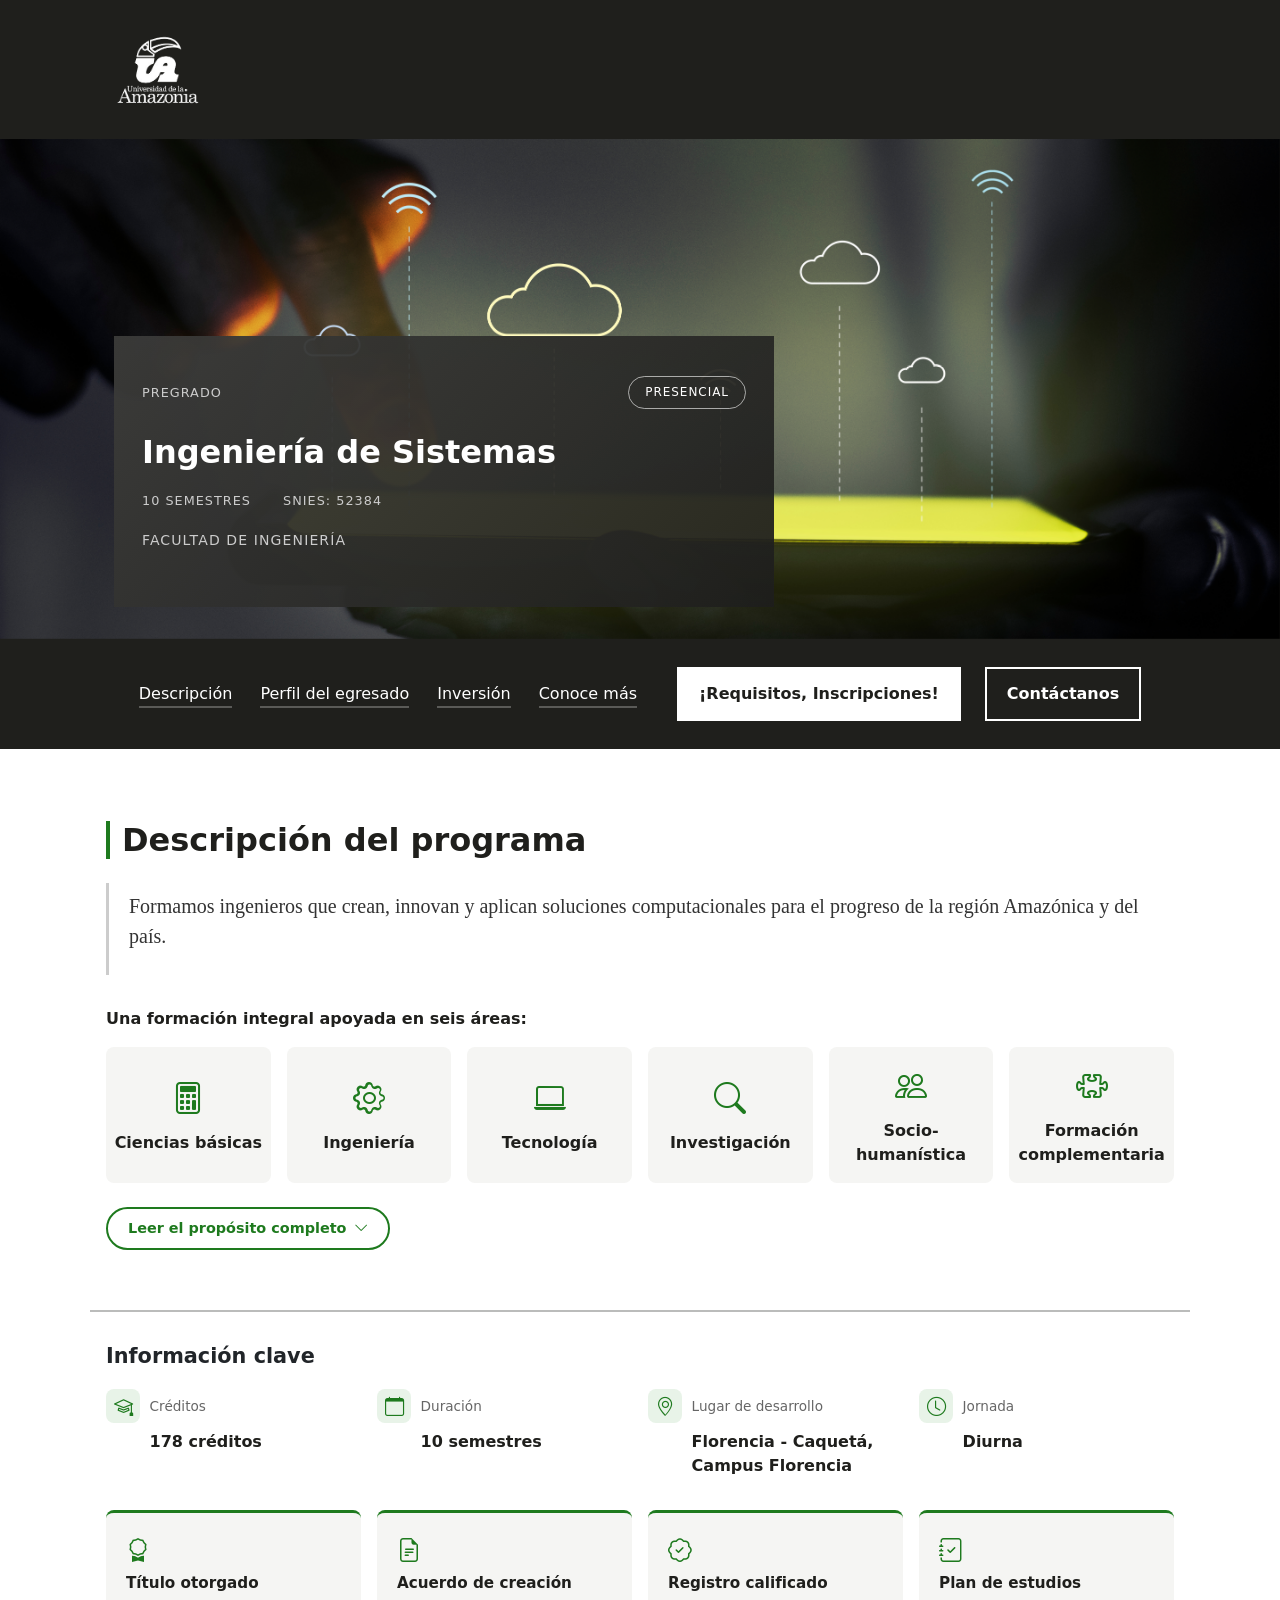
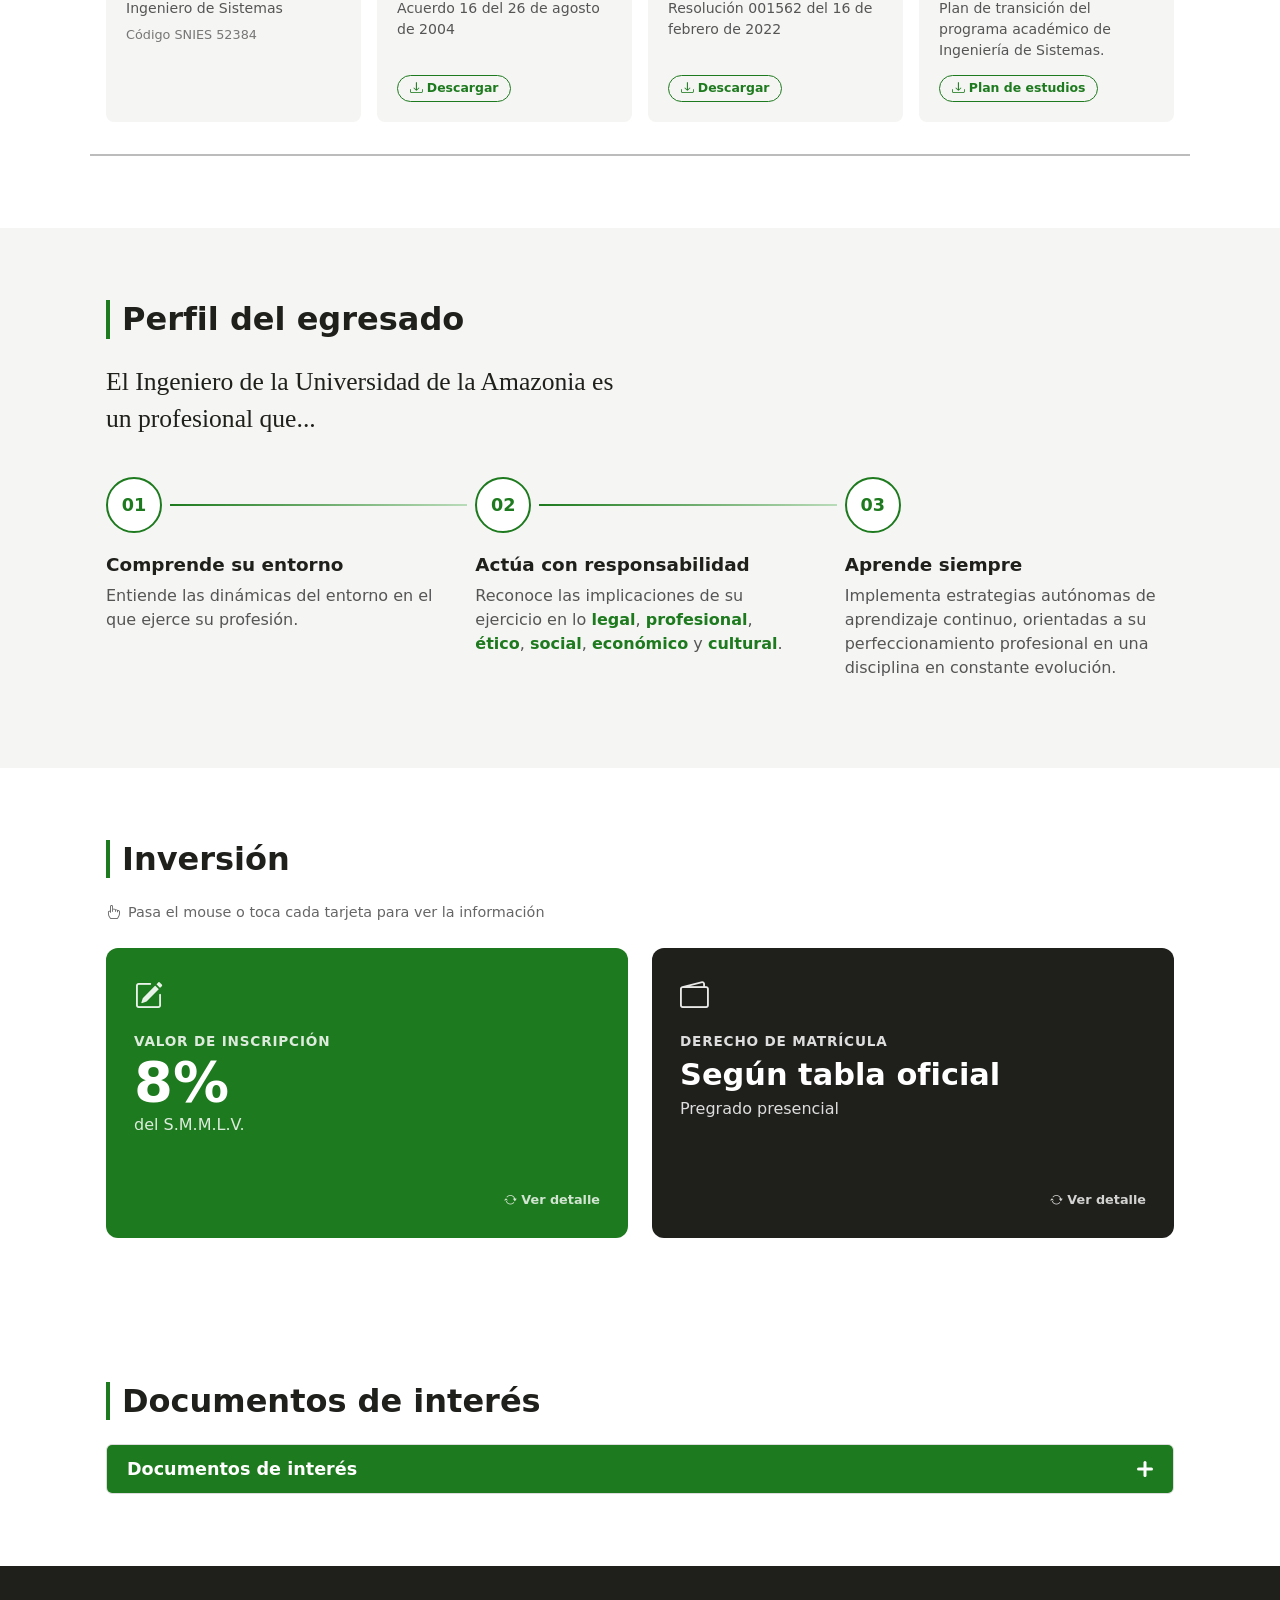
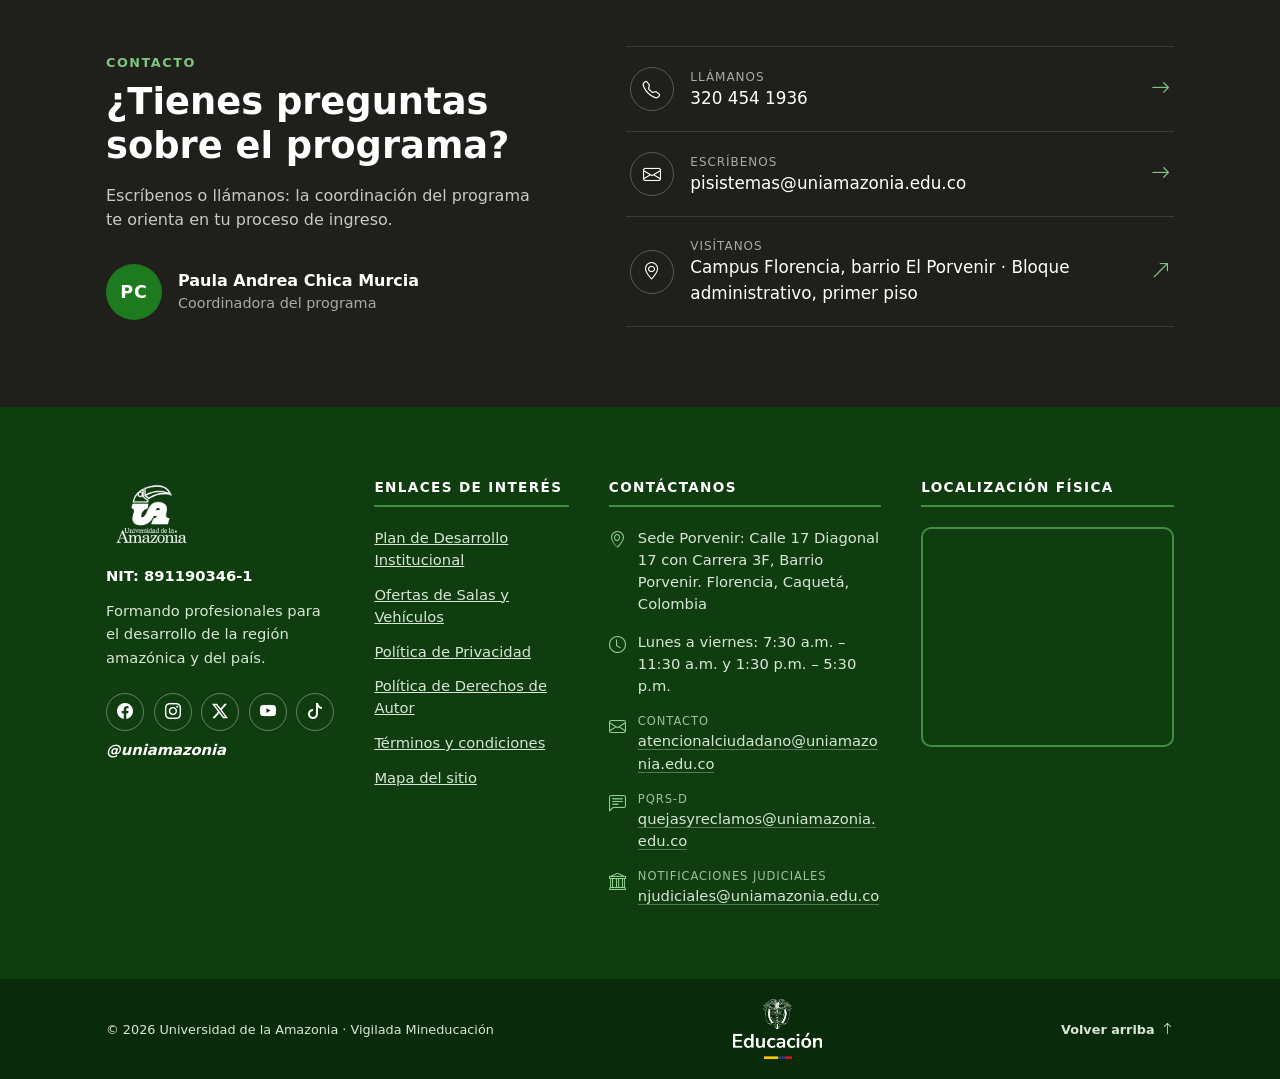
<file: index.html>
<!doctype html>
<html lang="es">
  <head>
    <meta charset="UTF-8" />
    <meta name="viewport" content="width=device-width, initial-scale=1.0" />
    <title>Ingeniería de Sistemas | Universidad de la Amazonia</title>
    <link
      href="https://cdn.jsdelivr.net/npm/bootstrap@5.3.8/dist/css/bootstrap.min.css"
      rel="stylesheet"
      integrity="sha384-sRIl4kxILFvY47J16cr9ZwB07vP4J8+LH7qKQnuqkuIAvNWLzeN8tE5YBujZqJLB"
      crossorigin="anonymous"
    />
   <link
  rel="stylesheet"
  href="https://cdn.jsdelivr.net/npm/bootstrap-icons@1.13.1/font/bootstrap-icons.min.css"
  integrity="sha384-CK2SzKma4jA5H/MXDUU7i1TqZlCFaD4T01vtyDFvPlD97JQyS+IsSh1nI2EFbpyk"
  crossorigin="anonymous"
/>

    <link rel="stylesheet" href="css/styles.css" />
  </head>
  <body>
    <header>
      <div class="contenedor encabezado-interno">
        <a
          href="https://www.uniamazonia.edu.co/inicio/index.php/es/"
          class="encabezado-logo"
        >
          <img
            src="img/Logo_universidad.png"
            alt="Universidad de la Amazonia"
            class="encabezado-img"
          />
        </a>
      </div>
    </header>

    <section class="banner" aria-labelledby="titulo-program">
      <div
        id="carruselBanner"
        class="carousel slide carousel-fade banner-carrusel"
        data-bs-ride="carousel"
        data-bs-interval="3000"
      >
        <div class="carousel-inner">
          <div class="carousel-item active">
            <picture class="banner-foto">
              <source
                media="(min-width: 1024px)"
                srcset="img/banner_computador_2.jpg"
              />
              <img src="img/banner_1si.jpg" alt="Persona con computador" />
            </picture>
          </div>

          <div class="carousel-item">
            <picture class="banner-foto">
              <source
                media="(min-width: 1024px)"
                srcset="img/n.jpg"
              />
              <img src="img/banner_2si.png" alt="Mujer con computador" />
            </picture>
          </div>

          <div class="carousel-item">
            <picture class="banner-foto">
              <source
                media="(min-width: 1024px)"
                srcset="img/banner_computador1.jpg"
              />
              <img src="img/banner_3si.jpg" alt="Hombre con computador" />
            </picture>
          </div>
        </div>
      </div>

      <div class="contenedor banner-contenido">
        <article class="banner-tarjeta">
          <div class="banner-cabecera">
            <span class="banner-nivel">Pregrado</span>
            <span class="banner-modalidad">Presencial </span>
          </div>

          <h1 class="banner-titulo" id="titulo-program">
            Ingeniería de Sistemas
          </h1>

          <ul class="banner-datos">
            <li>10 semestres</li>
            <li>SNIES: 52384</li>
          </ul>

          <p class="banner-facultad">Facultad de Ingeniería</p>
        </article>
      </div>
    </section>

    <nav class="subnav" aria-label="Secciones del Programa">
      <div class="contenedor">
        <button
          class="subnav-toggle"
          type="button"
          data-bs-toggle="collapse"
          data-bs-target="#subnavMenu"
          aria-expanded="false"
          aria-controls="subnavMenu"
        >
          <span class="texto-abrir">Ver todo</span>
          <span class="texto-cerrar">Ocultar todo</span>
          <i class="bi bi-chevron-down subnav-flecha" aria-hidden="true"></i>
        </button>

        <!-- Lo que se despliega -->
        <div class="collapse subnav-menu" id="subnavMenu">
          <ul class="subnav-lista">
            <li>
              <a href="#descripcion" class="subnav-enlace">Descripción</a>
            </li>
            <li>
              <a href="#perfil" class="subnav-enlace">Perfil del egresado</a>
            </li>
            <li>
              <a href="#inversion" class="subnav-enlace"
                >Inversión</a
              >
            </li>
            <li>
              <a href="#mas-informacion" class="subnav-enlace">Conoce más</a>
            </li>
          </ul>

          <div class="subnav-acciones">
            <a
              href="https://www.uniamazonia.edu.co/inicio/index.php/es/la-universidad/dependencias/departamentos/direccion-de-admision-registro-y-control-academico/228-aspirantes.html"
              class="subnav-boton subnav-boton-principal"
              >¡Requisitos, Inscripciones!</a
            >
            <a href="#contacto" class="subnav-boton subnav-boton-secundario"
              >Contáctanos</a
            >
          </div>
        </div>
      </div>
    </nav>

    <main>
      <section
        id="descripcion"
        class="seccion"
        aria-labelledby="titulo-descripcion"
      >
        <div class="contenedor">
          <h2 id="titulo-descripcion" class="seccion-titulo">
            Descripción del programa
          </h2>

          <blockquote class="cita">
            <p>
              Formamos ingenieros que crean, innovan y aplican soluciones
              computacionales para el progreso de la región Amazónica y del
              país.
            </p>
          </blockquote>

          <p class="pilares-intro">
            Una formación integral apoyada en seis áreas:
          </p>

          <ul class="pilares">
            <li class="pilar">
              <i class="bi bi-calculator" aria-hidden="true"></i> Ciencias
              básicas
            </li>
            <li class="pilar">
              <i class="bi bi-gear" aria-hidden="true"></i> Ingeniería
            </li>
            <li class="pilar">
              <i class="bi bi-laptop" aria-hidden="true"></i> Tecnología
            </li>
            <li class="pilar">
              <i class="bi bi-search" aria-hidden="true"></i> Investigación
            </li>
            <li class="pilar">
              <i class="bi bi-people" aria-hidden="true"></i> Socio-humanística
            </li>
            <li class="pilar">
              <i class="bi bi-puzzle" aria-hidden="true"></i> Formación
              complementaria
            </li>
          </ul>

         
          <button
            class="leer-mas"
            type="button"
            data-bs-toggle="collapse"
            data-bs-target="#propositoCompleto"
            aria-expanded="false"
            aria-controls="propositoCompleto"
          >
            <span class="texto-abrir">Leer el propósito completo</span>
            <span class="texto-cerrar">Leer menos</span>
            <i
              class="bi bi-chevron-down leer-mas-flecha"
              aria-hidden="true"
            ></i>
          </button>

          <div class="collapse" id="propositoCompleto">
            <div class="descripcion-texto">
              <p>
                El Programa Ingeniería de Sistemas de la Universidad de la
                Amazonia tiene como principal propósito desarrollar procesos de
                <strong>formación integral</strong> de profesionales de la
                Ingeniería de Sistemas, mediante un currículo que aborda los
                conocimientos propios de las ciencias básicas, la ingeniería, el
                campo tecnológico, investigativo, socio-humanista y de formación
                complementaria.
              </p>
              <p>
                Esto le permitirá al egresado interactuar con su entorno e
                incidir positivamente en él, mediante la
                <strong>creación, innovación y aplicación</strong> de soluciones
                computacionales soportadas en las Tecnologías de la Información
                y la Comunicación, que contribuyan al fortalecimiento y progreso
                económico, social, tecnológico y sustentable de la
                <strong>región Amazónica y el país.</strong>
              </p>
            </div>
          </div>
        </div>

        <div class="contenedor info-clave">
          <h3 class="subtitulo">Información clave</h3>

          <!-- Los 4 datos (Grid) -->
          <dl class="clave">
            <div class="clave-item">
              <dt>
                <i class="bi bi-mortarboard" aria-hidden="true"></i> Créditos
              </dt>
              <dd>178 créditos</dd>
            </div>

            <div class="clave-item">
              <dt>
                <i class="bi bi-calendar" aria-hidden="true"></i> Duración
              </dt>
              <dd>10 semestres</dd>
            </div>

            <div class="clave-item">
              <dt>
                <i class="bi bi-geo-alt" aria-hidden="true"></i> Lugar de
                desarrollo
              </dt>
              <dd>Florencia - Caquetá, Campus Florencia</dd>
            </div>

            <div class="clave-item">
              <dt><i class="bi bi-clock" aria-hidden="true"></i> Jornada</dt>
              <dd>Diurna</dd>
            </div>
          </dl>
        

          
          <div class="legal">
            <article class="legal-caja">
              <i class="bi bi-award legal-icono" aria-hidden="true"></i>
              <h4>Título otorgado</h4>
              <p>Ingeniero de Sistemas</p>
              <p class="legal-nota">Código SNIES 52384</p>
            </article>

            <article class="legal-caja">
              <i
                class="bi bi-file-earmark-text legal-icono"
                aria-hidden="true"
              ></i>
              <h4>Acuerdo de creación</h4>
              <p>Acuerdo 16 del 26 de agosto de 2004</p>
              <a
                href="https://www.uniamazonia.edu.co/documentos/docs/Consejo%20Superior/Acuerdos/2004/Acuerdo%20016%20-%20Por%20el%20cual%20se%20autoriza%20la%20creacion%20del%20programa%20academico%20de%20Ingenieria%20de%20Sistemas.pdf"
                target="_blank"
                rel="noopener"
                class="clave-descarga"
              >
                <i class="bi bi-download" aria-hidden="true"></i> Descargar
              </a>
            </article>

            <article class="legal-caja">
              <i class="bi bi-patch-check legal-icono" aria-hidden="true"></i>
              <h4>Registro calificado</h4>
              <p>Resolución 001562 del 16 de febrero de 2022</p>
              <a
                href="https://www.uniamazonia.edu.co/documentos/docs/Programas%20Academicos/Ingenieria%20de%20Sistemas/Resolucion%201562%20-%20Registro%20Calificado.pdf"
                target="_blank"
                rel="noopener"
                class="clave-descarga"
              >
                <i class="bi bi-download" aria-hidden="true"></i> Descargar
              </a>
            </article>

            <article class="legal-caja">
              <i class="bi bi-journal-check legal-icono" aria-hidden="true"></i>
              <h4>Plan de estudios</h4>
              <p>
                Plan de transición del programa académico de Ingeniería de
                Sistemas.
              </p>
              <div class="legal-botones">
                <a
                  href="https://www.uniamazonia.edu.co/documentos/docs/Consejo%20Academico/Acuerdos/2020/Acuerdo%2044%20Plan%20de%20Estudios%20de%20Ingenieria%20de%20Sistemas.pdf"
                   target="_blank"
                   rel="noopener"
                  class="clave-descarga"
                >
                  <i class="bi bi-download" aria-hidden="true"></i> Plan de
                  estudios
                </a>
              </div>
            </article>
          </div>
        </div>
      </section>

      <section
        id="perfil"
        class="seccion seccion-gris"
        aria-labelledby="titulo-perfil"
      >
        <div class="contenedor">
          <h2 id="titulo-perfil" class="seccion-titulo">Perfil del egresado</h2>

          <p class="perfil-frase">
            El Ingeniero de la Universidad de la Amazonia es un profesional
            que...
          </p>

          <ol class="recorrido">
            <li class="paso">
              <span class="paso-numero">01</span>
              <div class="paso-texto">
                <h3>Comprende su entorno</h3>
                <p>
                  Entiende las dinámicas del entorno en el que ejerce su
                  profesión.
                </p>
              </div>
            </li>

            <li class="paso">
              <span class="paso-numero">02</span>
              <div class="paso-texto">
                <h3>Actúa con responsabilidad</h3>
                <p>
                  Reconoce las implicaciones de su ejercicio en lo
                  <strong>legal</strong>, <strong>profesional</strong>,
                  <strong>ético</strong>, <strong>social</strong>,
                  <strong>económico</strong> y <strong>cultural</strong>.
                </p>
              </div>
            </li>

            <li class="paso">
              <span class="paso-numero">03</span>
              <div class="paso-texto">
                <h3>Aprende siempre</h3>
                <p>
                  Implementa estrategias autónomas de aprendizaje continuo,
                  orientadas a su perfeccionamiento profesional en una
                  disciplina en constante evolución.
                </p>
              </div>
            </li>
          </ol>
        </div>
      </section>

      <section id="inversion" class="seccion" aria-labelledby="titulo-inversion">
  <div class="contenedor">
    <h2 id="titulo-inversion" class="seccion-titulo">Inversión</h2>

    <p class="volteo-pista">
      <i class="bi bi-hand-index" aria-hidden="true"></i>
      Pasa el mouse o toca cada tarjeta para ver la información
    </p>

    <div class="volteos">

      
      <div class="volteo">
        <div class="volteo-interno">

          <div class="volteo-cara volteo-frente">
            <i class="bi bi-pencil-square volteo-icono" aria-hidden="true"></i>
            <p class="volteo-etiqueta">Valor de inscripción</p>
            <p class="volteo-valor">8%</p>
            <p class="volteo-sub">del S.M.M.L.V.</p>
            <span class="volteo-girar"><i class="bi bi-arrow-repeat" aria-hidden="true"></i> Ver detalle</span>
          </div>

          <div class="volteo-cara volteo-atras">
            <h3>Inscripción</h3>
            <p>El valor de la inscripción equivale al
               <strong>8% del salario mínimo mensual legal vigente</strong>,
               según los derechos pecuniarios fijados por la Universidad.</p>
            <a class="volteo-boton" target="_blank" rel="noopener"
               href="https://www.uniamazonia.edu.co/documentos/docs/Consejo%20Superior/Acuerdos/2012/Acuerdo%20002%20-%20Por%20el%20cual%20se%20fijan%20los%20derechos%20pecuniarios.pdf">
              <i class="bi bi-file-earmark-pdf" aria-hidden="true"></i> Acuerdo 02 de 2012
            </a>
          </div>

        </div>   
      </div>    

     
      <div class="volteo">
        <div class="volteo-interno">

          <div class="volteo-cara volteo-frente volteo-frente-oscuro">
            <i class="bi bi-wallet2 volteo-icono" aria-hidden="true"></i>
            <p class="volteo-etiqueta">Derecho de matrícula</p>
            <p class="volteo-valor volteo-valor-texto">Según tabla oficial</p>
            <p class="volteo-sub">Pregrado presencial</p>
            <span class="volteo-girar"><i class="bi bi-arrow-repeat" aria-hidden="true"></i> Ver detalle</span>
          </div>

          <div class="volteo-cara volteo-atras">
            <h3>Matrícula</h3>
            <p>El valor del derecho de matrícula se establece según la
               <strong>tabla de matrícula para estudiantes de pregrado presencial</strong>
               de la Universidad de la Amazonia.</p>
            <a class="volteo-boton" target="_blank" rel="noopener"
               href="https://www.uniamazonia.edu.co/documentos/docs/Consejo%20Superior/Acuerdos/2012/Acuerdo%20001%20-%20Por%20el%20cual%20se%20establece%20la%20tabla%20de%20matricula%20para%20estudiantes%20de%20pregrado%20presencial.pdf">
              <i class="bi bi-file-earmark-pdf" aria-hidden="true"></i> Acuerdo 01 de 2012
            </a>
          </div>

        </div>   
      </div>    

    </div>       
  </div>        
</section>

<section id="documentos" class="seccion" aria-labelledby="titulo-documentos">

<div class="contenedor">
  <h2 id="titulo-documentos" class="seccion-titulo">Documentos de interés</h2>
<div class="docs-interes">
  <h3 class="docs-encabezado">
    <button class="docs-boton collapsed" type="button"
            data-bs-toggle="collapse" data-bs-target="#panelDocs"
            aria-expanded="false" aria-controls="panelDocs">
      <span>Documentos de interés</span>
      <span class="docs-signo" aria-hidden="true"></span>
    </button>
  </h3>

  <div id="panelDocs" class="collapse">
    <ul class="docs-lista">
      <li>
        <a target="_blank" rel="noopener"
           href="https://www.uniamazonia.edu.co/documentos/docs/Consejo%20Academico/Acuerdos/2002/Acuerdo%2019%20-%20Por%20el%20cual%20se%20adopta%20la%20linea%20de%20investigacion%20Sistemas%20de%20Formacion%20Geografica%20para%20la%20facultad%20de%20ingenieria.pdf">
          <i class="bi bi-file-earmark-pdf docs-tipo docs-pdf" aria-hidden="true"></i>
          Acuerdo No. 019 de 2002 - Línea de Investigación Sistemas de Información Geográfica
          <i class="bi bi-arrow-up-right docs-flecha" aria-hidden="true"></i>
        </a>
      </li>
      <li>
        <a target="_blank" rel="noopener"
           href="https://drive.google.com/drive/folders/1OjF8Tb43WolUrTwbHwLWE9UDTKP45xVQ?usp=drive_link">
          <i class="bi bi-folder2-open docs-tipo docs-drive" aria-hidden="true"></i>
          Contenidos programáticos pensum 2020
          <i class="bi bi-arrow-up-right docs-flecha" aria-hidden="true"></i>
        </a>
      </li>
      <li>
        <a target="_blank" rel="noopener"
           href="https://www.uniamazonia.edu.co/documentos/docs/Programas%20Academicos/Ingenieria%20de%20Sistemas/Formatos%20de%20Opcion%20de%20grado/Opciones%20de%20grado.pdf">
          <i class="bi bi-file-earmark-pdf docs-tipo docs-pdf" aria-hidden="true"></i>
          Opciones de grado
          <i class="bi bi-arrow-up-right docs-flecha" aria-hidden="true"></i>
        </a>
      </li>
      <li>
        <a target="_blank" rel="noopener"
           href="https://drive.google.com/drive/folders/14EBlcWxRo1mfWvUKeTcIXoWUWORG0KUJ?usp=sharing">
          <i class="bi bi-folder2-open docs-tipo docs-drive" aria-hidden="true"></i>
          Formatos de opción de grado
          <i class="bi bi-arrow-up-right docs-flecha" aria-hidden="true"></i>
        </a>
      </li>
      <li>
        <a target="_blank" rel="noopener"
           href="https://www.uniamazonia.edu.co/documentos/docs/Sistema%20Integrado%20de%20Gestion%20de%20Calidad/6.%20Procesos/2.%20Misional/Docencia/Procedimientos/7.%20Aprobacion%20de%20opcion%20de%20grado/FO-M-DC-07-03.pdf">
          <i class="bi bi-file-earmark-pdf docs-tipo docs-pdf" aria-hidden="true"></i>
          Formato notificación opción de grado
          <i class="bi bi-arrow-up-right docs-flecha" aria-hidden="true"></i>
        </a>
      </li>
      <li>
        <a target="_blank" rel="noopener"
           href="https://drive.google.com/drive/folders/1IuMu73ZW26iHtAeWZHUp9UXN2dHLfxus?usp=sharing">
          <i class="bi bi-folder2-open docs-tipo docs-drive" aria-hidden="true"></i>
          Protocolo de sustentación y socialización
          <i class="bi bi-arrow-up-right docs-flecha" aria-hidden="true"></i>
        </a>
      </li>
      <li>
        <a target="_blank" rel="noopener"
           href="https://www.uniamazonia.edu.co/documentos/docs/Programas%20Academicos/Ingenieria%20de%20Sistemas/BROCHURE%20INGENIERIA%20DE%20SISTEMAS.pdf">
          <i class="bi bi-file-earmark-pdf docs-tipo docs-pdf" aria-hidden="true"></i>
          Brochure Ingeniería de Sistemas
          <i class="bi bi-arrow-up-right docs-flecha" aria-hidden="true"></i>
        </a>
      </li>
    </ul>
  </div>
</div>
</div>
</section>


<section id="contacto" class="contacto-banda" aria-labelledby="titulo-contacto">
  <div class="contenedor contacto-grid">

   
    <div class="contacto-intro">
      <p class="contacto-antetitulo">Contacto</p>
      <h2 id="titulo-contacto" class="contacto-titulo">¿Tienes preguntas sobre el programa?</h2>
      <p class="contacto-texto">Escríbenos o llámanos: la coordinación del programa te orienta
         en tu proceso de ingreso.</p>

      <div class="coordinadora">
        <span class="coordinadora-iniciales" aria-hidden="true">PC</span>
        <div>
          <p class="coordinadora-nombre">Paula Andrea Chica Murcia</p>
          <p class="coordinadora-cargo">Coordinadora del programa</p>
        </div>
      </div>
    </div>


    <ul class="contacto-acciones">
      <li>
        <a href="tel:+573204541936" class="accion">
          <i class="bi bi-telephone accion-icono" aria-hidden="true"></i>
          <span class="accion-texto">
            <small>Llámanos</small>
            320 454 1936
          </span>
          <i class="bi bi-arrow-right accion-flecha" aria-hidden="true"></i>
        </a>
      </li>
      <li>
        <a href="mailto:pisistemas@uniamazonia.edu.co" class="accion">
          <i class="bi bi-envelope accion-icono" aria-hidden="true"></i>
          <span class="accion-texto">
            <small>Escríbenos</small>
            pisistemas@uniamazonia.edu.co
          </span>
          <i class="bi bi-arrow-right accion-flecha" aria-hidden="true"></i>
        </a>
      </li>
      <li>
        <a href="https://www.google.com/maps/search/?api=1&query=Universidad+de+la+Amazonia+Florencia+Caqueta"
           target="_blank" rel="noopener" class="accion">
          <i class="bi bi-geo-alt accion-icono" aria-hidden="true"></i>
          <span class="accion-texto">
            <small>Visítanos</small>
            Campus Florencia, barrio El Porvenir · Bloque administrativo, primer piso
          </span>
          <i class="bi bi-arrow-up-right accion-flecha" aria-hidden="true"></i>
        </a>
      </li>
    </ul>

  </div>
</section>

    </main>

<footer id="mas-informacion" class="pie">

 
  <div class="contenedor pie-grid">

    
    <div class="pie-marca">
      <img src="img/Logo_universidad.png" alt="Universidad de la Amazonia" class="pie-logo">
      <p class="pie-nit">NIT: 891190346-1</p>
      <p class="pie-lema">Formando profesionales para el desarrollo de la región amazónica y del país.</p>

      
      <ul class="pie-redes" aria-label="Redes sociales">
        <li><a href="https://www.facebook.com/uniamazonia.edu.co?locale=es_LA" aria-label="Facebook"><i class="bi bi-facebook"></i></a></li>
        <li><a href="https://www.instagram.com/uniamazonia/?hl=es" aria-label="Instagram"><i class="bi bi-instagram"></i></a></li>
        <li><a href="https://x.com/uniamazonia" aria-label="X"><i class="bi bi-twitter-x"></i></a></li>
        <li><a href="https://www.youtube.com/c/uamazonia" aria-label="YouTube"><i class="bi bi-youtube"></i></a></li>
        <li><a href="https://www.tiktok.com/@uniamazonia" aria-label="TikTok"><i class="bi bi-tiktok"></i></a></li>
      </ul>
      <p class="pie-usuario">@uniamazonia</p>
    </div>

  
    <nav class="pie-columna" aria-labelledby="pie-enlaces">
      <h2 id="pie-enlaces" class="pie-titulo">Enlaces de interés</h2>
      <ul class="pie-enlaces">
        <li><a href="https://www.uniamazonia.edu.co/documentos/docs/Oficina%20Asesora%20de%20Planeacion/Plan%20de%20Desarrollo%20Institucional/PDI%202020%20-2029.pdf">Plan de Desarrollo Institucional</a></li>
        <li><a href="https://www.uniamazonia.edu.co/inicio/index.php/es/2013-08-14-20-35-02.html">Ofertas de Salas y Vehículos</a></li>
        <li><a href="https://www.uniamazonia.edu.co/inicio/index.php/es/politica-de-privacidad.html">Política de Privacidad</a></li>
        <li><a href="https://www.uniamazonia.edu.co/documentos/docs/Consejo%20Superior/Acuerdos/2023/Acuerdo%20001%20-%20Por%20el%20cual%20se%20modifica%20de%20forma%20parcial%20el%20Estatuto%20de%20Propiedad%20Intelectual%20de%20la%20Universidad%20de%20la%20Amazonia.pdf">Política de Derechos de Autor</a></li>
        <li><a href="https://www.uniamazonia.edu.co/documentos/docs/Departamento%20de%20Tecnologias%20de%20la%20Informacion/Guias%20para%20los%20usuarios/Terminos%20y%20condiciones%20del%20sitio%20web%202025.pdf">Términos y condiciones</a></li>
        <li><a href="https://www.uniamazonia.edu.co/Inicio/index.php/es/la-universidad/mapa-de-sitio.html">Mapa del sitio</a></li>
      </ul>
    </nav>

   
    <div class="pie-columna">
      <h2 class="pie-titulo">Contáctanos</h2>
      <ul class="pie-datos">
        <li>
          <i class="bi bi-geo-alt" aria-hidden="true"></i>
          <span>Sede Porvenir: Calle 17 Diagonal 17 con Carrera 3F, Barrio Porvenir.
                Florencia, Caquetá, Colombia</span>
        </li>
        <li>
          <i class="bi bi-clock" aria-hidden="true"></i>
          <span>Lunes a viernes: 7:30 a.m. – 11:30 a.m. y 1:30 p.m. – 5:30 p.m.</span>
        </li>
        <li>
          <i class="bi bi-envelope" aria-hidden="true"></i>
          <span><small>Contacto</small>
            <a href="mailto:atencionalciudadano@uniamazonia.edu.co">atencionalciudadano@uniamazonia.edu.co</a></span>
        </li>
        <li>
          <i class="bi bi-chat-left-text" aria-hidden="true"></i>
          <span><small>PQRS-D</small>
            <a href="mailto:quejasyreclamos@uniamazonia.edu.co">quejasyreclamos@uniamazonia.edu.co</a></span>
        </li>
        <li>
          <i class="bi bi-bank" aria-hidden="true"></i>
          <span><small>Notificaciones judiciales</small>
            <a href="mailto:njudiciales@uniamazonia.edu.co">njudiciales@uniamazonia.edu.co</a></span>
        </li>
      </ul>
    </div>

   
    <div class="pie-columna">
      <h2 class="pie-titulo">Localización física</h2>
      <div class="pie-mapa">
        <iframe
          src="https://www.google.com/maps?q=Universidad+de+la+Amazonia+Florencia+Caqueta&output=embed"
          title="Mapa de la Universidad de la Amazonia en Florencia"
          loading="lazy"
          referrerpolicy="no-referrer-when-downgrade"></iframe>
      </div>
    </div>

  </div>


  <div class="pie-franja">
    <div class="contenedor pie-franja-interna">
      <p>© 2026 Universidad de la Amazonia · Vigilada Mineducación</p>

           
      <ul class="pie-logos" aria-label="Entidades">

        <li>
          <img src="img/minfin.png" alt="Ministerio de Educación Nacional"> 
        </li>
      </ul>

      <a href="#" class="pie-arriba">Volver arriba <i class="bi bi-arrow-up" aria-hidden="true"></i></a>
    </div>
  </div>

</footer>
    <script
      src="https://cdn.jsdelivr.net/npm/bootstrap@5.3.8/dist/js/bootstrap.bundle.min.js"
      integrity="sha384-FKyoEForCGlyvwx9Hj09JcYn3nv7wiPVlz7YYwJrWVcXK/BmnVDxM+D2scQbITxI"
      crossorigin="anonymous"
    ></script>
  </body>
</html>
</file>
<file: css/styles.css>
:root {
    --verde: #1e7a1e;         
    --verde-oscuro: #145214;  
    --verde-claro: #e8f3e8;    
    --negro: #1f1f1c;         
    --gris-fondo: #f5f5f3;    
    --gris-linea: #3a3a37;    
    --blanco: #fff;
}



* {
    margin: 0;
    padding: 0;
    box-sizing: border-box;
}

html {
    scroll-behavior: smooth;           
}


body {
    min-height: 100vh;
    display: grid;
    grid-template-columns: 1fr;
    grid-template-rows: auto auto auto 1fr auto;
    grid-template-areas:
        "header"
        "banner"
        "nav"
        "main"
        "footer";
}


.contenedor {
    max-width: 1100px;
    margin-inline: auto;
    padding-inline: 1rem;
}


section[id] {
    scroll-margin-top: 90px;
}



header {
    grid-area: header;
    background: var(--negro);
    padding-block: 0.6rem;
    border-bottom: 1px solid var(--gris-linea);
}

.encabezado-interno {
    display: flex;
    align-items: center;
    min-height: 110px;
}

.encabezado-logo {
    display: inline-flex;
    transition: opacity 0.3s ease;
}

.encabezado-logo:hover {
    opacity: 0.8;
}

.encabezado-img {
    display: block;
    height: 60px;
    width: auto;
}



.banner {
    grid-area: banner;
    position: relative;               
    background: var(--negro);
}

.banner-foto img {
    display: block;
    width: 100%;
    height: 320px;
    object-fit: cover;                  
    object-position: center top;
}


.banner-contenido {
    position: relative;
    z-index: 2;                      
    margin-top: -80px;
    padding-bottom: 1.5rem;
}

.banner-tarjeta {
    background: linear-gradient(135deg, rgba(60, 60, 58, 0.95), rgba(30, 30, 28, 0.95));
    color: var(--blanco);
    padding: 1.5rem;
}

.banner-cabecera {
    display: flex;
    justify-content: space-between;   
    align-items: center;
}

.banner-nivel,
.banner-datos,
.banner-facultad {
    text-transform: uppercase;
    letter-spacing: 0.08em;
    color: #ccc;
    font-size: 0.8rem;
}

.banner-modalidad {
    font-size: 0.75rem;
    text-transform: uppercase;
    letter-spacing: 0.08em;
    border: 1px solid rgba(255, 255, 255, 0.6);
    border-radius: 999px;              
    padding: 0.4rem 1rem;
}

.banner-titulo {
    font-size: 1.5rem;
    font-weight: 700;
    margin-block: 1.5rem 1.25rem;
}

.banner-datos {
    display: flex;
    gap: 2rem;
    list-style: none;
    padding: 0;
    margin: 0;
}

.banner-facultad {
    margin-top: 1.25rem;
    font-size: 0.875rem;
}


.subnav {
    grid-area: nav;
    background: var(--negro);
    color: var(--blanco);
    padding-block: 1rem;
    position: sticky;                   
    top: 0;                             
    z-index: 100;                       
}


.subnav-menu {
    max-height: 70vh;
    overflow-y: auto;
}


.subnav-toggle {
    width: 100%;
    display: flex;
    justify-content: space-between;
    align-items: center;
    background: none;
    border: none;
    border-left: 2px solid var(--blanco);
    color: var(--blanco);
    font-size: 1rem;
    font-weight: 700;
    cursor: pointer;
    padding: 1rem;
    margin-bottom: 1rem;
}


.texto-cerrar {
    display: none;
}

.subnav-toggle[aria-expanded="true"] .texto-abrir {
    display: none;
}

.subnav-toggle[aria-expanded="true"] .texto-cerrar {
    display: inline;
}

.subnav-flecha {
    transition: transform 0.3s ease;
}

.subnav-toggle[aria-expanded="true"] .subnav-flecha {
    transform: rotate(180deg);
}


.subnav-lista {
    list-style: none;
    padding: 0;
    margin: 1rem 0 0;
    display: flex;
    flex-direction: column;             
    gap: 1rem;
}

.subnav-enlace {
    color: var(--blanco);
    text-decoration: none;
    padding-bottom: 0.2rem;
    border-bottom: 2px solid #5a5a57;
    transition: border-color 0.3s ease;
}

.subnav-enlace:hover {
    color: var(--blanco);
    border-color: var(--blanco);
}


.subnav-acciones {
    display: flex;
    flex-direction: column;
    gap: 1rem;
    margin-top: 1.5rem;
}

.subnav-boton {
    display: block;
    text-align: center;
    padding: 0.8rem 1.25rem;
    font-weight: 700;
    text-decoration: none;
    border: 2px solid var(--blanco);   
    transition: background 0.3s ease, color 0.3s ease;
}

.subnav-boton-principal {
    background: var(--blanco);
    color: var(--negro);
}

.subnav-boton-principal:hover {
    background: #ddd;
    color: var(--negro);
}

.subnav-boton-secundario {
    background: var(--negro);
    color: var(--blanco);
}

.subnav-boton-secundario:hover {
    background: var(--blanco);
    color: var(--negro);
}


main {
    grid-area: main;
}

.seccion {
    padding-block: 3rem;
    background: var(--blanco);
}

.seccion-gris {
    background: var(--gris-fondo);
}

.seccion-titulo {
    font-size: 1.6rem;
    font-weight: 700;
    color: var(--negro);
    margin: 0 0 1.5rem;
    padding-left: 0.75rem;
    border-left: 4px solid var(--verde);  
}

.subtitulo {
    font-size: 1.3rem;
    font-weight: 600;
    margin: 0 0 1.25rem;
}


@keyframes aparecer {
    from { opacity: 0; transform: translateY(20px); }
    to   { opacity: 1; transform: translateY(0); }
}



.cita {
    margin: 0 0 2rem;
    padding: 0.5rem 0 0.5rem 1.25rem;
    border-left: 3px solid #ccc;
    font-family: Georgia, "Times New Roman", serif;
    font-size: 1.25rem;
    line-height: 1.5;
    color: #333;
}

.pilares-intro {
    font-weight: 600;
    color: var(--negro);
    margin-bottom: 1rem;
}


.pilares {
    display: grid;
    grid-template-columns: repeat(2, 1fr);  
    gap: 1rem;
    list-style: none;
    padding: 0;
    margin: 0 0 1.5rem;
}

.pilar {
    display: flex;
    flex-direction: column;             
    justify-content: center;
    align-items: center;
    text-align: center;
    gap: 0.5rem;
    padding: 1rem 0.5rem;
    background: var(--gris-fondo);
    border-radius: 8px;
    font-size: 1rem;
    font-weight: 600;
    color: var(--negro);
    transition: background 0.3s ease, color 0.3s ease, transform 0.3s ease;
}

.pilar i {
    font-size: 2rem;
    color: var(--verde);
    transition: color 0.3s ease;
}

.pilar:hover {
    background: var(--verde);
    color: var(--blanco);
    transform: translateY(-3px);
}

.pilar:hover i {
    color: var(--blanco);
}


.leer-mas {
    display: inline-flex;
    align-items: center;
    gap: 0.5rem;
    padding: 0.55rem 1.25rem;
    margin-bottom: 1.25rem;
    background: transparent;
    border: 2px solid var(--verde);
    border-radius: 999px;
    color: var(--verde);
    font-size: 0.9rem;
    font-weight: 700;
    cursor: pointer;
    transition: background 0.3s ease, color 0.3s ease, box-shadow 0.3s ease;
}

.leer-mas:hover {
    background: var(--verde);
    color: var(--blanco);
    box-shadow: 0 4px 12px rgba(30, 122, 30, 0.3);
}

.leer-mas:focus-visible {
    outline: 3px solid rgba(30, 122, 30, 0.4);
    outline-offset: 3px;
}

.leer-mas-flecha {
    transition: transform 0.3s ease;
}

.leer-mas:hover .leer-mas-flecha {
    transform: translateY(2px);
}

.leer-mas[aria-expanded="true"] {
    background: var(--verde);
    color: var(--blanco);
}

.leer-mas[aria-expanded="true"] .leer-mas-flecha {
    transform: rotate(180deg);
}

.leer-mas[aria-expanded="true"] .texto-abrir  { display: none; }
.leer-mas[aria-expanded="true"] .texto-cerrar { display: inline; }


.descripcion-texto {
    background: var(--gris-fondo);
    border-left: 4px solid var(--verde);
    border-radius: 0 8px 8px 0;
    padding: 1rem 1.5rem;
    margin-bottom: 1.5rem;
    animation: aparecer 0.5s ease;
}

.descripcion-texto p {
    font-size: 1rem;
    line-height: 1.6;
    color: #444;
    margin-bottom: 1rem;
}

.descripcion-texto p:last-child {
    margin-bottom: 0;                  
}

.descripcion-texto strong {
    color: var(--verde);
    font-weight: 700;
}



.info-clave {
    border-top: 2px solid #bbbcbb;
    border-bottom: 2px solid #bbbcbb;
    margin-top: 2.5rem;
    padding-block: 2rem;                
}


.clave {
    display: grid;
    grid-template-columns: repeat(2, 1fr);
    gap: 1.75rem 1rem;
    margin: 0 0 2rem;
}

.clave-item dt {
    display: flex;
    align-items: center;
    gap: 0.6rem;
    font-size: 0.85rem;
    font-weight: 400;
    color: #666;
    margin-bottom: 0.4rem;
}

.clave-item dt i {
    display: inline-grid;
    place-items: center;
    flex-shrink: 0;
    width: 34px;
    height: 34px;
    border-radius: 8px;
    background: var(--verde-claro);
    color: var(--verde);
    font-size: 1.2rem;
    transition: background 0.3s ease, color 0.3s ease, transform 0.3s ease;
}

.clave-item:hover dt i {
    background: var(--verde);
    color: var(--blanco);
    transform: translateY(-8px) scale(1.1);
}

.clave-item dd {
    margin: 0 0 0 calc(34px + 0.6rem);  
    font-size: 1rem;
    font-weight: 600;
    color: var(--negro);
}

.clave-item dd a {
    color: var(--verde);
    text-decoration: none;
    border-bottom: 1px solid currentColor;
}


.legal {
    display: flex;
    flex-wrap: wrap;                  
    gap: 1rem;
}

.legal-caja {
    flex: 1 1 220px;                   
    display: flex;
    flex-direction: column;
    gap: 0.35rem;
    padding: 1.25rem;
    background: var(--gris-fondo);
    border-top: 3px solid var(--verde);
    border-radius: 8px;
    transition: transform 0.3s ease, box-shadow 0.3s ease;
}

.legal-caja:hover {
    transform: translateY(-4px);
    box-shadow: 0 8px 20px rgba(0, 0, 0, 0.08);
}

.legal-icono {
    font-size: 1.5rem;
    color: var(--verde);
}

.legal-caja h4 {
    margin: 0;
    font-size: 0.95rem;
    font-weight: 700;
    color: var(--negro);
}

.legal-caja p {
    margin: 0;
    font-size: 0.88rem;
    color: #555;
}

.legal-caja .legal-nota {
    font-size: 0.8rem;
    color: #767676;
}


.clave-descarga {
    display: inline-flex;
    align-items: center;
    gap: 0.3rem;
    padding: 0.2rem 0.75rem;
    border: 1px solid var(--verde);
    border-radius: 999px;
    color: var(--verde);
    font-size: 0.78rem;
    font-weight: 700;
    text-decoration: none;
    transition: background 0.3s ease, color 0.3s ease;
}

.clave-descarga:hover {
    background: var(--verde);
    color: var(--blanco);
}


.legal-caja > .clave-descarga,
.legal-botones {
    margin-top: auto;
}

.legal-caja > .clave-descarga {
    align-self: flex-start;            
}

.legal-botones {
    display: flex;
    flex-wrap: wrap;
    gap: 0.4rem;
    padding-top: 0.5rem;
}



.perfil-frase {
    font-family: Georgia, "Times New Roman", serif;
    font-size: 1.35rem;
    line-height: 1.45;
    color: var(--negro);
    max-width: 40ch;
    margin-bottom: 2.5rem;
}

.recorrido {
    position: relative;                 
    display: flex;
    flex-direction: column;
    gap: 2rem;
    list-style: none;
    padding: 0;
    margin: 0;
}


.recorrido::before {
    content: "";
    position: absolute;
    top: 0.5rem;
    bottom: 0.5rem;
    left: 27px;
    width: 2px;
    background: linear-gradient(var(--verde), #b9dbb9);
}

.paso {
    position: relative;
    display: flex;
    align-items: flex-start;
    gap: 1.25rem;
}

.paso-numero {
    position: relative;
    z-index: 1;                        
    display: grid;
    place-items: center;
    flex-shrink: 0;
    width: 56px;
    height: 56px;
    border-radius: 50%;
    background: var(--blanco);
    border: 2px solid var(--verde);
    color: var(--verde);
    font-weight: 700;
    font-size: 1.1rem;
    transition: background 0.3s ease, color 0.3s ease, transform 0.3s ease;
}

.paso:hover .paso-numero {
    background: var(--verde);
    color: var(--blanco);
    transform: scale(1.1) translateY(-4px);
}

.paso-texto {
    color: #555;
    line-height: 1.5;
}

.paso-texto h3 {
    font-size: 1.15rem;
    font-weight: 700;
    margin: 0.8rem 0 0.5rem;
    color: var(--negro);
}

.paso-texto strong {
    color: var(--verde);
}



.volteo-pista {
    display: flex;
    align-items: center;
    gap: 0.5rem;
    color: #666;
    font-size: 0.9rem;
    margin-bottom: 1.5rem;
}

.volteos {
    display: grid;
    grid-template-columns: 1fr;
    gap: 1.5rem;
}


.volteo {
    perspective: 1000px;
    height: 290px;
    cursor: pointer;                  
}


.volteo-interno {
    position: relative;
    width: 100%;
    height: 100%;
    transform-style: preserve-3d;
    transition: transform 0.7s ease;
}

.volteo:hover .volteo-interno,
.volteo:focus-within .volteo-interno {
    transform: rotateY(180deg);
}


.volteo-cara {
    position: absolute;
    inset: 0;
    backface-visibility: hidden;       
    border-radius: 12px;
    padding: 1.75rem;
    display: flex;
    flex-direction: column;
    justify-content: center;
}


.volteo-frente {
    background: var(--verde);
    color: var(--blanco);
    align-items: flex-start;
}

.volteo-frente-oscuro {
    background: var(--negro);
}

.volteo-icono {
    font-size: 1.8rem;
    margin-bottom: 0.75rem;
    opacity: 0.9;
}

.volteo-etiqueta {
    margin: 0;
    font-size: 0.85rem;
    font-weight: 700;
    text-transform: uppercase;
    letter-spacing: 0.06em;
    opacity: 0.85;
}

.volteo-valor {
    margin: 0;
    font-size: 3.5rem;
    font-weight: 700;
    line-height: 1.1;
}

.volteo-valor-texto {
    font-size: 1.9rem;
    margin-block: 0.4rem;
}

.volteo-sub {
    margin: 0;
    opacity: 0.85;
}

.volteo-girar {
    margin-top: auto;
    align-self: flex-end;
    font-size: 0.8rem;
    font-weight: 700;
    opacity: 0.8;
}


.volteo-atras {
    transform: rotateY(180deg);
    background: var(--blanco);
    border: 2px solid var(--verde);
    color: #333;
    gap: 0.75rem;
}

.volteo-atras h3 {
    margin: 0;
    font-size: 1.3rem;
    font-weight: 700;
    color: var(--verde);
}

.volteo-atras p {
    margin: 0;
    line-height: 1.6;
}

.volteo-boton {
    align-self: flex-start;
    display: inline-flex;
    align-items: center;
    gap: 0.5rem;
    margin-top: 0.5rem;
    padding: 0.6rem 1.2rem;
    background: var(--verde);
    color: var(--blanco);
    border-radius: 999px;
    font-weight: 700;
    text-decoration: none;
    transition: background 0.3s ease;
}

.volteo-boton:hover {
    background: var(--verde-oscuro);
    color: var(--blanco);
}



.docs-interes {
    border: 1px solid #dcdcdc;
    border-radius: 6px;
    overflow: hidden;                   
}

.docs-encabezado {
    margin: 0;
}

.docs-boton {
    width: 100%;
    display: flex;
    justify-content: space-between;     
    align-items: center;
    gap: 1rem;
    padding: 0.85rem 1.25rem;
    background: var(--verde);
    color: var(--blanco);
    border: 0;
    font-size: 1.1rem;
    font-weight: 600;
    text-align: left;
    cursor: pointer;
    transition: background 0.3s ease;
}

.docs-boton:hover {
    background: #186418;
}

.docs-boton:focus-visible {
    outline: 3px solid rgba(30, 122, 30, 0.45);
    outline-offset: 2px;
}


.docs-signo {
    position: relative;
    width: 16px;
    height: 16px;
    flex-shrink: 0;
}

.docs-signo::before,
.docs-signo::after {
    content: "";
    position: absolute;
    background: var(--blanco);
    border-radius: 2px;
    transition: transform 0.3s ease;
}

.docs-signo::before {                  
    top: 50%;
    left: 0;
    width: 100%;
    height: 3px;
    transform: translateY(-50%);
}

.docs-signo::after {                   
    left: 50%;
    top: 0;
    width: 3px;
    height: 100%;
    transform: translateX(-50%);
}


.docs-boton:not(.collapsed) .docs-signo::after {
    transform: translateX(-50%) scaleY(0);
}

.docs-lista {
    list-style: none;
    margin: 0;
    padding: 0.75rem 0;
    background: var(--blanco);
}

.docs-lista a {
    display: flex;                      
    align-items: center;
    gap: 0.75rem;
    padding: 0.6rem 1.25rem;
    color: var(--verde);
    text-decoration: none;
    transition: background 0.25s ease, padding-left 0.25s ease;
}

.docs-lista a:hover {
    background: #f1f7f1;
    padding-left: 1.6rem;
}

.docs-tipo {
    font-size: 1.15rem;
    flex-shrink: 0;
}

.docs-pdf   { color: #b3261e; }         
.docs-drive { color: #c08a00; }         

.docs-flecha {
    margin-left: auto;
    opacity: 0;
    transform: translateX(-6px);
    transition: opacity 0.25s ease, transform 0.25s ease;
}

.docs-lista a:hover .docs-flecha {
    opacity: 1;
    transform: translateX(0);
}



.contacto-banda {
    background: var(--negro);
    color: var(--blanco);
    padding-block: 3.5rem;
}

.contacto-grid {
    display: grid;
    grid-template-columns: 1fr;
    gap: 2.5rem;
}

.contacto-antetitulo {
    margin: 0 0 0.5rem;
    font-size: 0.8rem;
    font-weight: 700;
    text-transform: uppercase;
    letter-spacing: 0.12em;
    color: #7fc47f;                   
}

.contacto-titulo {
    margin: 0 0 1rem;
    font-size: 1.8rem;
    font-weight: 700;
    line-height: 1.2;
}

.contacto-texto {
    margin: 0 0 2rem;
    color: #c9c9c5;
    max-width: 42ch;
}

.coordinadora {
    display: flex;
    align-items: center;
    gap: 1rem;
}

.coordinadora-iniciales {
    display: grid;
    place-items: center;
    flex-shrink: 0;
    width: 56px;
    height: 56px;
    border-radius: 50%;
    background: var(--verde);
    font-weight: 700;
    font-size: 1.1rem;
    letter-spacing: 0.05em;
}

.coordinadora-nombre {
    margin: 0;
    font-weight: 700;
}

.coordinadora-cargo {
    margin: 0;
    font-size: 0.9rem;
    color: #a9a9a5;
}

.contacto-acciones {
    list-style: none;
    margin: 0;
    padding: 0;
    border-top: 1px solid var(--gris-linea);
}

.contacto-acciones li {
    border-bottom: 1px solid var(--gris-linea);
}

.accion {
    display: flex;                     
    align-items: center;
    gap: 1rem;
    padding: 1.25rem 0.25rem;
    color: var(--blanco);
    text-decoration: none;
    transition: padding-left 0.3s ease, color 0.3s ease;
}

.accion:hover,
.accion:focus-visible {
    color: var(--blanco);
}

.accion-icono {
    display: grid;
    place-items: center;
    flex-shrink: 0;
    width: 44px;
    height: 44px;
    border-radius: 50%;
    border: 1px solid #5a5a57;
    font-size: 1.1rem;
    transition: background 0.3s ease, border-color 0.3s ease;
}

.accion:hover .accion-icono {
    background: var(--verde);
    border-color: var(--verde);
}

.accion-texto {
    display: flex;
    flex-direction: column;
    flex: 1;
    font-size: 0.95rem;
    overflow-wrap: anywhere;           
}

.accion-texto small {
    font-size: 0.75rem;
    text-transform: uppercase;
    letter-spacing: 0.08em;
    color: #a9a9a5;
}

.accion-flecha {
    font-size: 1.2rem;
    color: #7fc47f;
    transition: transform 0.3s ease;
}

.accion:hover .accion-flecha {
    transform: translateX(5px);
}


.pie {
    grid-area: footer;
    background: #0f3d10;               
    color: #d7e6d7;
    font-size: 0.92rem;
}

.pie a {
    color: inherit;
}


.pie-grid {
    display: grid;
    grid-template-columns: 1fr;       
    gap: 2.5rem;
    padding-block: 3.5rem;
}


.pie-logo {
    display: block;
    height: 70px;
    width: auto;
    margin-bottom: 1rem;
}

.pie-nit {
    margin: 0 0 0.75rem;
    font-weight: 700;
    color: var(--blanco);
}

.pie-lema {
    margin: 0 0 1.5rem;
    max-width: 32ch;
    line-height: 1.6;
}

.pie-redes {
    display: flex;
    gap: 0.6rem;
    list-style: none;
    padding: 0;
    margin: 0 0 0.5rem;
}

.pie-redes a {
    display: grid;
    place-items: center;
    width: 38px;
    height: 38px;
    border-radius: 50%;
    border: 1px solid rgba(255, 255, 255, 0.35);
    color: var(--blanco);
    font-size: 1rem;
    transition: background 0.3s ease, color 0.3s ease, transform 0.3s ease;
}

.pie-redes a:hover,
.pie-redes a:focus-visible {
    background: var(--blanco);
    color: #0f3d10;
    transform: translateY(-3px);
}

.pie-usuario {
    margin: 0;
    font-style: italic;
    font-weight: 700;
    color: var(--blanco);
}


.pie-titulo {
    margin: 0 0 1.25rem;
    padding-bottom: 0.6rem;
    font-size: 0.85rem;
    font-weight: 700;
    text-transform: uppercase;
    letter-spacing: 0.1em;
    color: var(--blanco);
    border-bottom: 2px solid #3f8f3f;
}


.pie-enlaces {
    list-style: none;
    padding: 0;
    margin: 0;
    display: flex;
    flex-direction: column;
    gap: 0.8rem;
}

.pie-enlaces a {
    position: relative;               
    transition: color 0.3s ease;
}

.pie-enlaces a::after {
    content: "";
    position: absolute;
    left: 0;
    bottom: -3px;
    width: 100%;
    height: 1px;
    background: var(--blanco);
    transform: scaleX(0);              
    transform-origin: left;
    transition: transform 0.3s ease;
}

.pie-enlaces a:hover {
    color: var(--blanco);
}

.pie-enlaces a:hover::after {
    transform: scaleX(1);               
}


.pie-datos {
    list-style: none;
    padding: 0;
    margin: 0;
    display: flex;
    flex-direction: column;
    gap: 1rem;
}

.pie-datos li {
    display: flex;
    align-items: flex-start;
    gap: 0.75rem;
}

.pie-datos i {
    color: #8fd18f;
    font-size: 1.05rem;
    margin-top: 0.1rem;
}

.pie-datos small {
    display: block;
    font-size: 0.72rem;
    text-transform: uppercase;
    letter-spacing: 0.08em;
    color: #9fbf9f;
}

.pie-datos a {
    overflow-wrap: anywhere;
    text-decoration: none;
    border-bottom: 1px solid rgba(255, 255, 255, 0.3);
    transition: border-color 0.3s ease, color 0.3s ease;
}

.pie-datos a:hover {
    color: var(--blanco);
    border-color: var(--blanco);
}


.pie-mapa {
    border-radius: 10px;
    overflow: hidden;
    border: 2px solid #3f8f3f;
    height: 220px;
}

.pie-mapa iframe {
    display: block;
    width: 100%;
    height: 100%;
    border: 0;
}


.pie-franja {
    background: #0a2b0b;
    font-size: 0.8rem;
}

.pie-franja-interna {
    display: flex;
    flex-direction: column;            
    align-items: center;
    text-align: center;
    gap: 1rem;
    padding-block: 1.25rem;
}

.pie-franja-interna p {
    margin: 0;
}

.pie-logos {
    display: flex;
    flex-wrap: wrap;
    justify-content: center;
    gap: 0.6rem;
    list-style: none;
    padding: 0;
    margin: 0;
}

.pie-logos img {
    display: block;
    height: 60px;
    width: auto;
}

.pie-arriba {
    display: inline-flex;
    align-items: center;
    gap: 0.4rem;
    font-weight: 700;
    text-decoration: none;
}

.pie-arriba i {
    transition: transform 0.3s ease;
}

.pie-arriba:hover i {
    transform: translateY(-4px);        
}



@media (min-width: 768px) {

    /* Header */
    .encabezado-img {
        height: 70px;
    }

    
    .banner {
        min-height: 500px;
    }

    .banner-contenido {
        padding-inline: 1.5rem;
        padding-bottom: 2rem;
    }

    .banner-tarjeta {
        max-width: 600px;
        padding: 2rem 1.5rem;
    }

    
    .subnav {
        position: static;
        padding-block: 1.75rem;
    }

    section[id] {
        scroll-margin-top: 0;
    }

    .subnav-toggle {
        display: none;
    }

    .subnav-menu {
        max-height: none;
        overflow: visible;
    }

    .subnav-menu.collapse {
        display: flex;                  
        justify-content: center;
        align-items: center;
        flex-wrap: wrap;
        gap: 2.5rem;
    }

    .subnav-lista {
        flex-direction: row;
        justify-content: center;
        gap: 1.75rem;
        margin: 0;
    }

    .subnav-acciones {
        flex-direction: row;
        justify-content: center;
        align-items: center;
        gap: 1.5rem;
        margin: 0;
    }

    
    .pilares {
        grid-template-columns: repeat(3, 1fr);
    }

    .descripcion-texto {
        max-width: 75ch;
    }

    
    .perfil-frase {
        font-size: 1.6rem;
    }

    .recorrido {
        flex-direction: row;
        gap: 2.5rem;
    }

    .recorrido::before {
        display: none;                  
    }

    .paso:not(:last-child)::after {     
        content: "";
        position: absolute;
        top: 27px;
        left: 64px;
        right: calc(-2.5rem + 8px);
        height: 2px;
        background: linear-gradient(90deg, var(--verde), #b9dbb9);
    }

    .paso {
        flex: 1;
        flex-direction: column;
        gap: 0.5rem;
    }

    
    .volteos {
        grid-template-columns: repeat(2, 1fr);
    }

    
    .pie-grid {
        grid-template-columns: repeat(2, 1fr);
    }
}



@media (min-width: 1024px) {

    
    header {
        border-bottom: none;
    }

    .encabezado-interno {
        min-height: 120px;
    }

    .encabezado-img {
        height: 80px;
    }

    
    .banner {
        min-height: 500px;
        display: flex;
        align-items: flex-end;
    }

    .banner-carrusel {
        position: absolute;
        inset: 0;
    }

    .banner-carrusel .carousel-inner,
    .banner-carrusel .carousel-item,
    .banner-foto,
    .banner-foto img {
        height: 100%;
    }

    .banner-foto img {
        object-position: center;
    }

    .banner-contenido {
        margin-top: 0;
        padding-bottom: 0;
        width: 100%;
    }

    .banner-tarjeta {
        max-width: 660px;
        padding: 2.5rem 1.75rem;
        margin-bottom: 2rem;
    }

    .banner-titulo {
        font-size: 2rem;
    }

    
    .seccion {
        padding-block: 4.5rem;
    }

    .seccion-titulo {
        font-size: 2rem;
    }

    
    .pilares {
        grid-template-columns: repeat(6, 1fr);
    }

    .clave {
        grid-template-columns: repeat(4, 1fr);
    }

    
    .contacto-banda {
        padding-block: 5rem;
    }

    .contacto-grid {
        grid-template-columns: 1fr 1.2fr;
        align-items: center;
        gap: 4rem;
    }

    .contacto-titulo {
        font-size: 2.3rem;
    }

    .accion-texto {
        font-size: 1.05rem;
    }

    .accion:hover,
    .accion:focus-visible {
        padding-left: 0.9rem;          
    }

    
    .pie-grid {
        grid-template-columns: 1.1fr 1fr 1.4fr 1.3fr;
        padding-block: 4.5rem;
    }

    .pie-franja-interna {
        flex-direction: row;
        justify-content: space-between;
        text-align: left;
    }
}


@media (prefers-reduced-motion: reduce) {
    html {
        scroll-behavior: auto;
    }

    *,
    *::before,
    *::after {
        animation: none !important;
        transition: none !important;
    }
}
</file>
